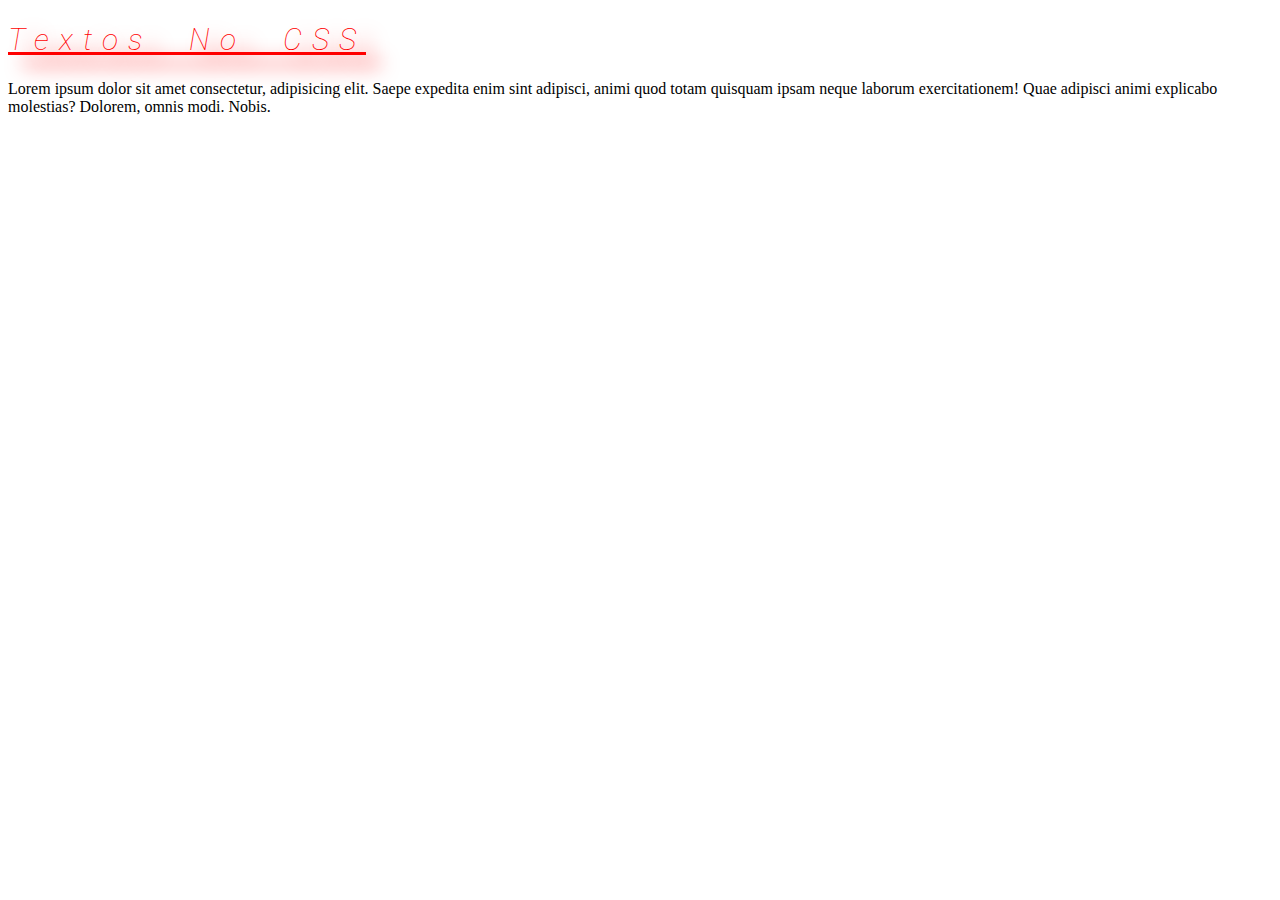
<file: index.html>
<!DOCTYPE html>
<html lang="pt-br">
<head>
    <meta charset="UTF-8">
    <meta http-equiv="X-UA-Compatible" content="IE=edge">
    <meta name="viewport" content="width=device-width, initial-scale=1.0">
    <link rel="stylesheet" href="./style.css">
    <link rel="preconnect" href="https://fonts.googleapis.com">
    <link rel="preconnect" href="https://fonts.gstatic.com" crossorigin>
    <link href="https://fonts.googleapis.com/css2?family=Roboto:ital,wght@0,100;0,300;0,400;0,500;0,700;0,900;1,100;1,300;1,400;1,500;1,700;1,900&display=swap" rel="stylesheet">
    <title>Projeto branch develop</title>
</head>

<body>
    <h1> Textos no CSS</h1>


    <p> Lorem ipsum dolor sit amet consectetur, adipisicing elit. Saepe expedita enim sint adipisci, animi quod totam quisquam ipsam neque laborum exercitationem! Quae adipisci animi explicabo molestias? Dolorem, omnis modi. Nobis.</p>



</body>
</html>

<!--  para CLASSES usar (.) podemos usar pra varias veses já o ID somente uma vez e usar a (#) >-->





<!-- UNIDADES DE MEDIDAS

    ABSOLUTAS

    px(pixels)
    in(inches/polegadas)
    cm/mm(centimetro,milimetro)

    RELATIVAS

    %(Calcula o tamanho relativo ao elemento pai)
    vw(view width) 1vw é 1% da largura da janela do navegador
    vh(view height) 1vh é 1% da altura da janela do navegador
    em é uma unidade relativa ao elemento pai
    rem é uma unidade relativa ao elemento raiz


-->
</file>
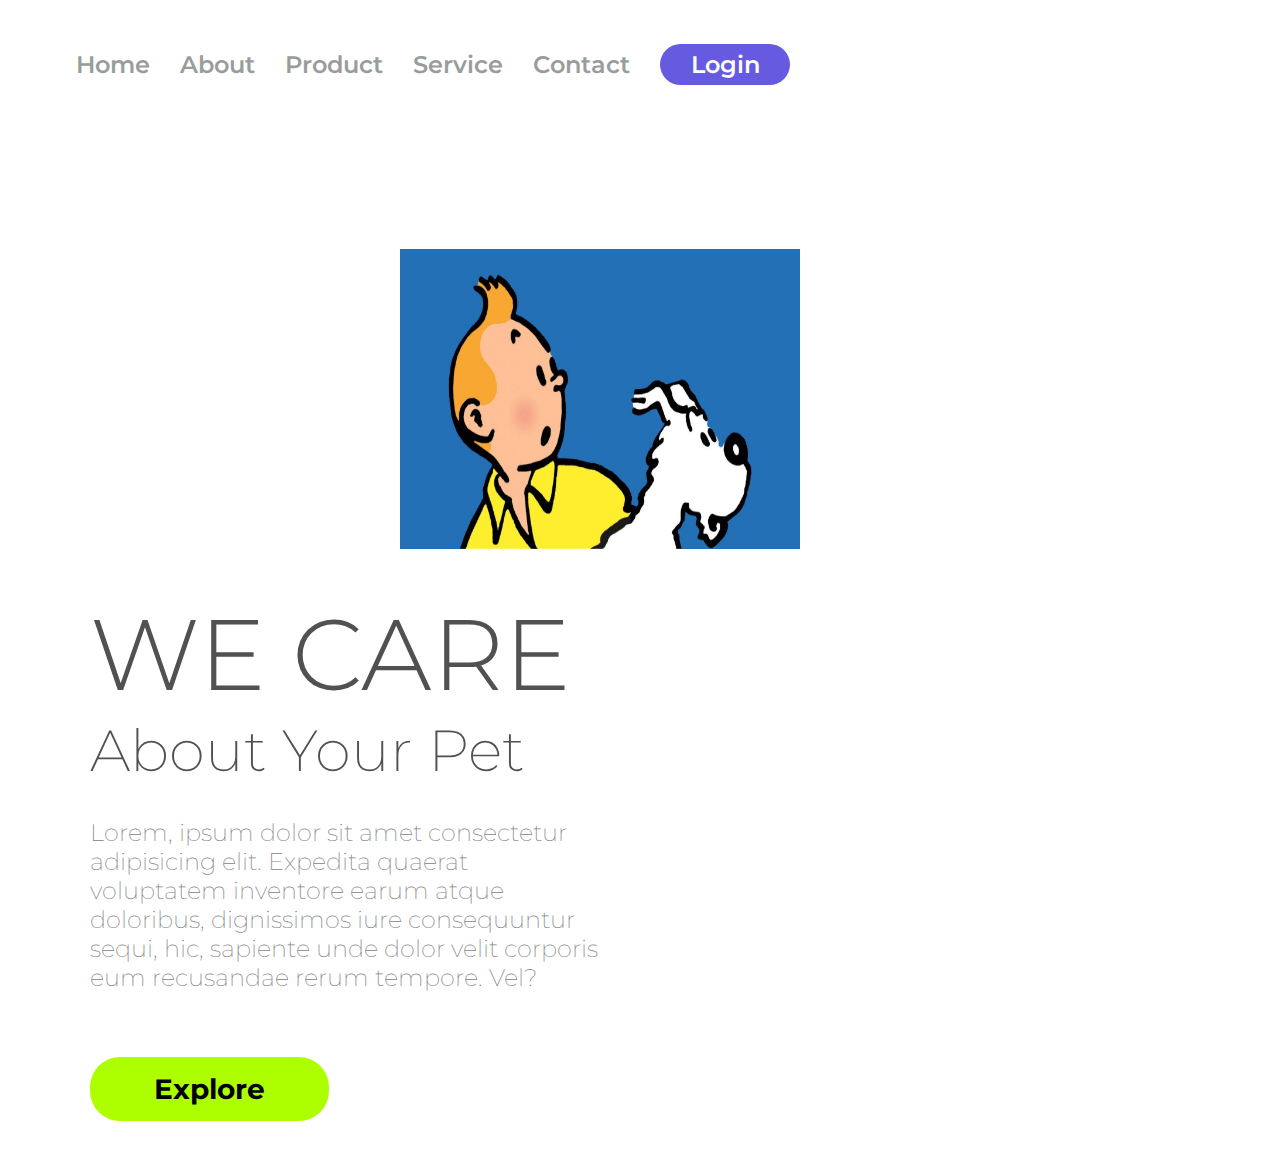
<file: index1.html>
<!DOCTYPE html>
<html lang="pt-br">
    <meta charset="UTF-8">
    <meta http-equiv="X-UA-Compatible" content="IE=edge">
    <meta name="viewport" content="width=device-width, initial-scale=1.0">
    <link rel="stylesheet" href="./style1.css">
    <link rel="preconnect" href="https://fonts.googleapis.com">
    <link rel="preconnect" href="https://fonts.gstatic.com" crossorigin>
    <link href="https://fonts.googleapis.com/css2?family=Montserrat:wght@400;500;600;700;900&family=Roboto:ital,wght@0,100;0,300;0,400;0,500;0,700;0,900;1,100;1,300;1,400;1,500;1,700;1,900&display=swap" rel="stylesheet">

    <title> We Care - alterando branch</title>
    <header>
        <a class="link-header"> Home </a>
        <a class="link-header"> About </a>
        <a class="link-header"> Product </a>
        <a class="link-header"> Service </a>
        <a class="link-header"> Contact </a>
        <button class="button-header"> Login </button>       
     </header>

     <main>
        <img src="./img/cachorros-de-desenho-animado-racas-dos-caes-famosos-das-animacoes-14.jpg" alt="We Care logo " class="img-logo">
    <div>

      
       
        <h1> WE CARE </h1>
        <h2> About Your Pet </h2>
        <P> Lorem, ipsum dolor sit amet consectetur adipisicing elit. Expedita quaerat voluptatem inventore earum atque doloribus, dignissimos iure consequuntur sequi, hic, sapiente unde dolor velit corporis eum recusandae rerum tempore. Vel?</P>
        
        <button class="button-main"> Explore </button>

        
    </main>
    </div>
    

</body>
</html>
</file>
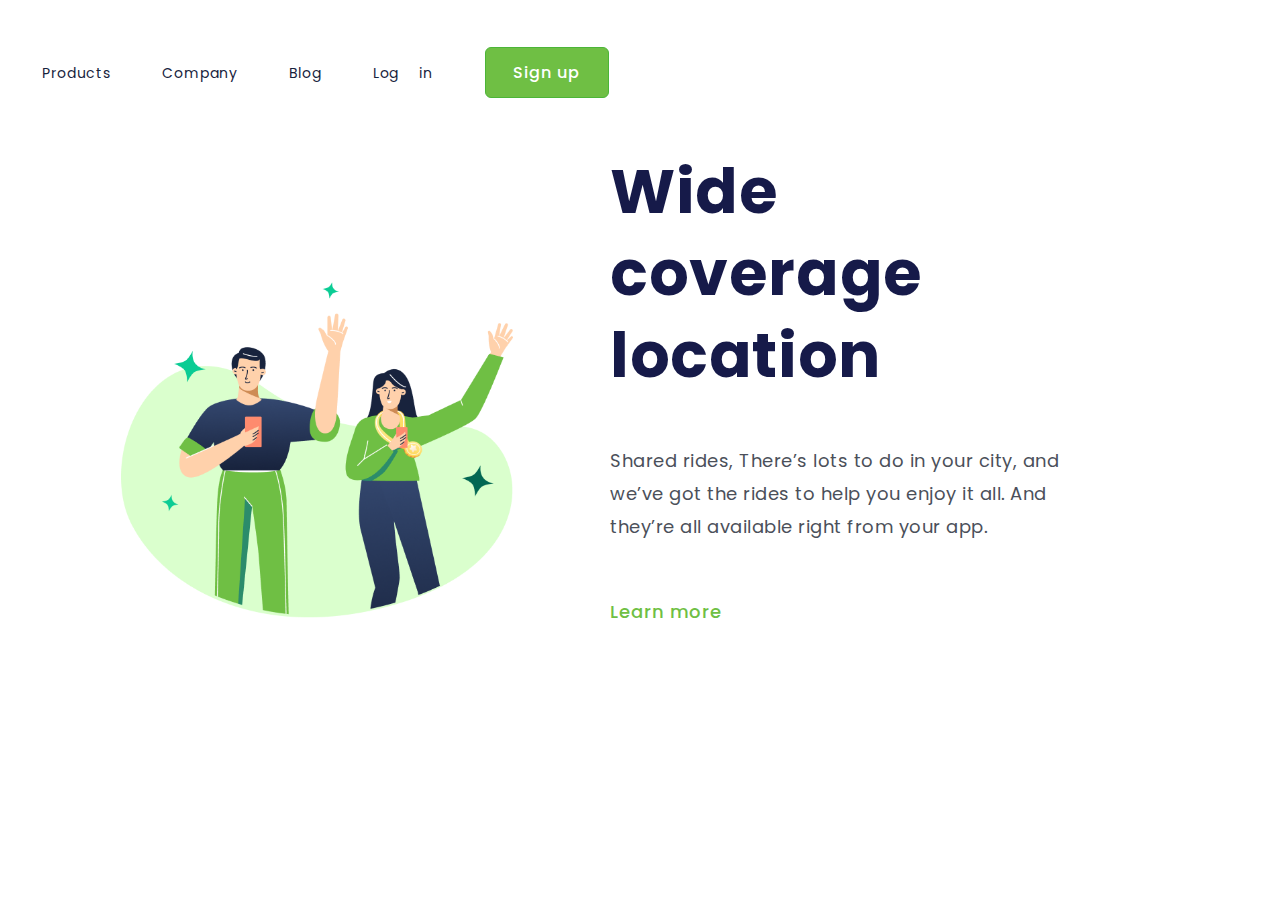
<file: index2.html>
<!DOCTYPE html>
<html lang="pt-br">
<head>
    <meta charset="UTF-8">
    <meta http-equiv="X-UA-Compatible" content="IE=edge">
    <meta name="viewport" content="width=device-width, initial-scale=1.0">
    <link rel="stylesheet" href="./style2.css">
    <link rel="preconnect" href="https://fonts.googleapis.com">
    <link rel="preconnect" href="https://fonts.gstatic.com" crossorigin>
    <link href="https://fonts.googleapis.com/css2?family=Montserrat:wght@400;500;600;700;900&family=Poppins:wght@400;500;700&family=Roboto:ital,wght@0,100;0,300;0,400;0,500;0,700;0,900;1,100;1,300;1,400;1,500;1,700;1,900&display=swap" rel="stylesheet">

    <title>Desafio1</title>

</head>
<header>
   
    <a class="cabecalho-cima"> Products</a>
    <a class="cabecalho-cima"> Company</a>
    <a class="cabecalho-cima"> Blog</a>
    <a class="cabecalho-cima"> Log in </a>
    <button class="botao-cima"> Sign up</button>

</header>


    <main>
    <img class="imagem-principal" src="./img/(Positive) Congratulation You get 40 point for your ride.png">

    <div>


    <h1 class=" mensagem-principal"> Wide coverage 
        location</h1>
    <p class="mensagem-menor"> Shared rides, There’s lots to do in your city, and we’ve got the rides to help you enjoy it all. And they’re all available right from your app.</p>  
     
    <p class="ultima-mensagem"> Learn more</p>
</main>
</div>

    


</body>
</html>
</file>
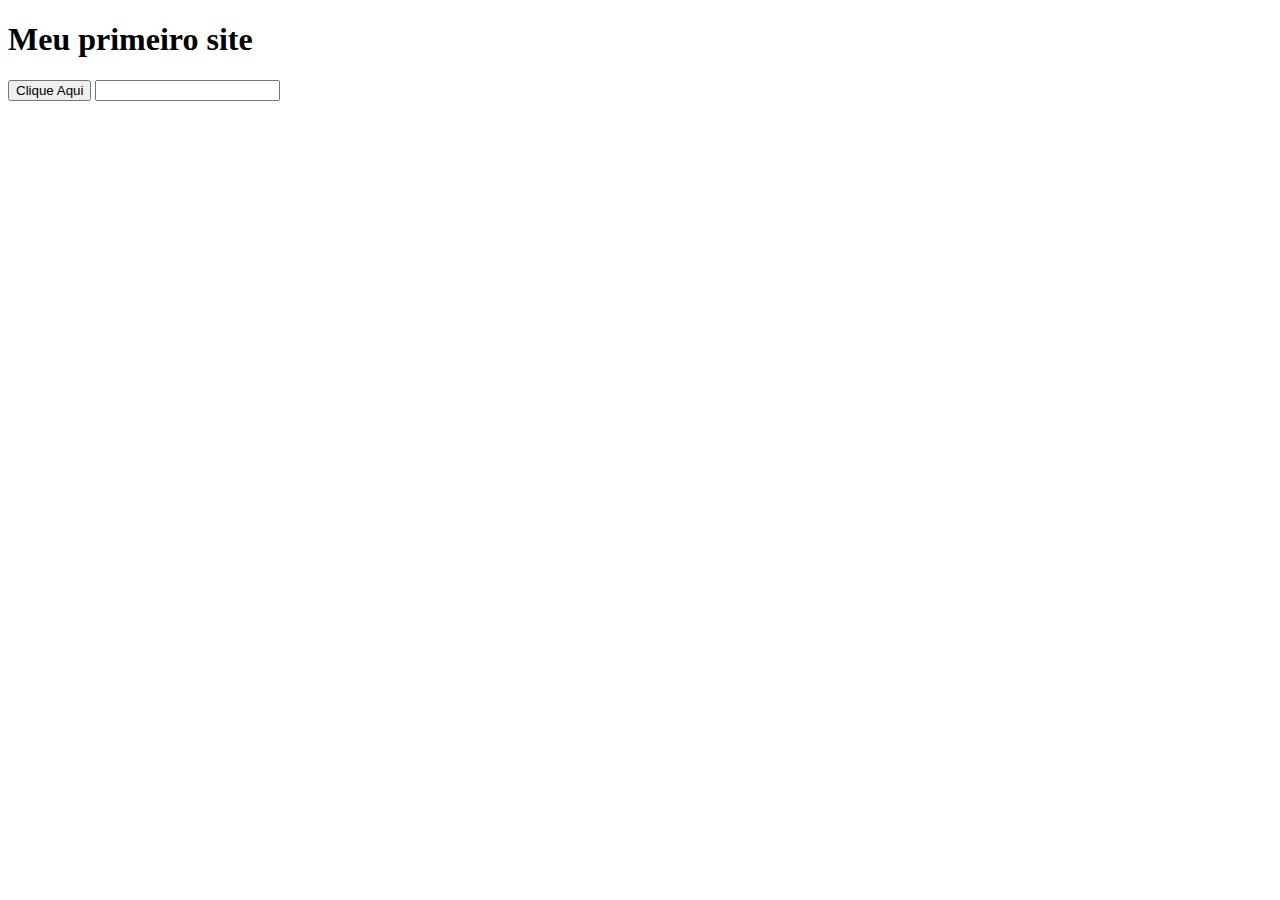
<file: selecionandoAtributos.html>
<!DOCTYPE html>
<html lang="pt-br">

<head>

    <meta charset="UTF-8">
    <meta http-equiv="X-UA-Compatible" content="IE=edge">
    <meta name="viewport" content="width=device-width, initial-scale=1.0">
    <title>Documents </title>
</head>


<body> 
    <h1> Meu primeiro site </h1>
    <button > Clique Aqui </button>
    <input> 
</body>

<script src="./selecionandoAtributos.js"> 
</script>
</html>
</file>
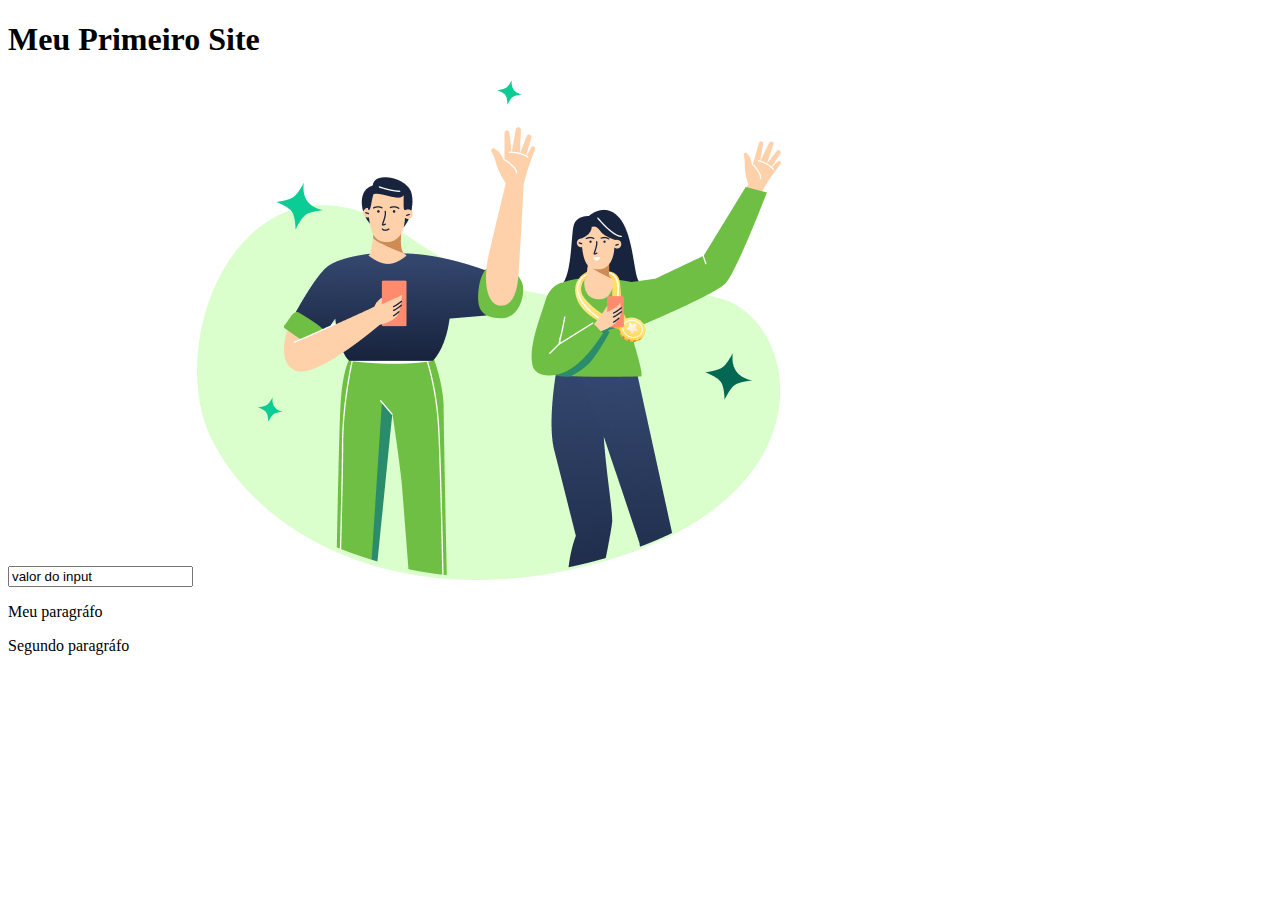
<file: selecionandoElementos.html>
<!DOCTYPE html>
<html lang="pt-br">

<head>

    <meta charset="UTF-8">
    <meta http-equiv="X-UA-Compatible" content="IE=edge">
    <meta name="viewport" content="width=device-width, initial-scale=1.0">
</head>

<h1 id="main-text"> Meu Primeiro Site </h1>
<input name="my-input" value="valor do input">

<img src="./img/(Positive) Congratulation You get 40 point for your ride.png">

<p class="paragraph"> Meu paragráfo </p>

<p class="paragraph"> Segundo paragráfo </p>

</body>
<script src="./selecionandoelementos.js">

</script>
</html>
</file>
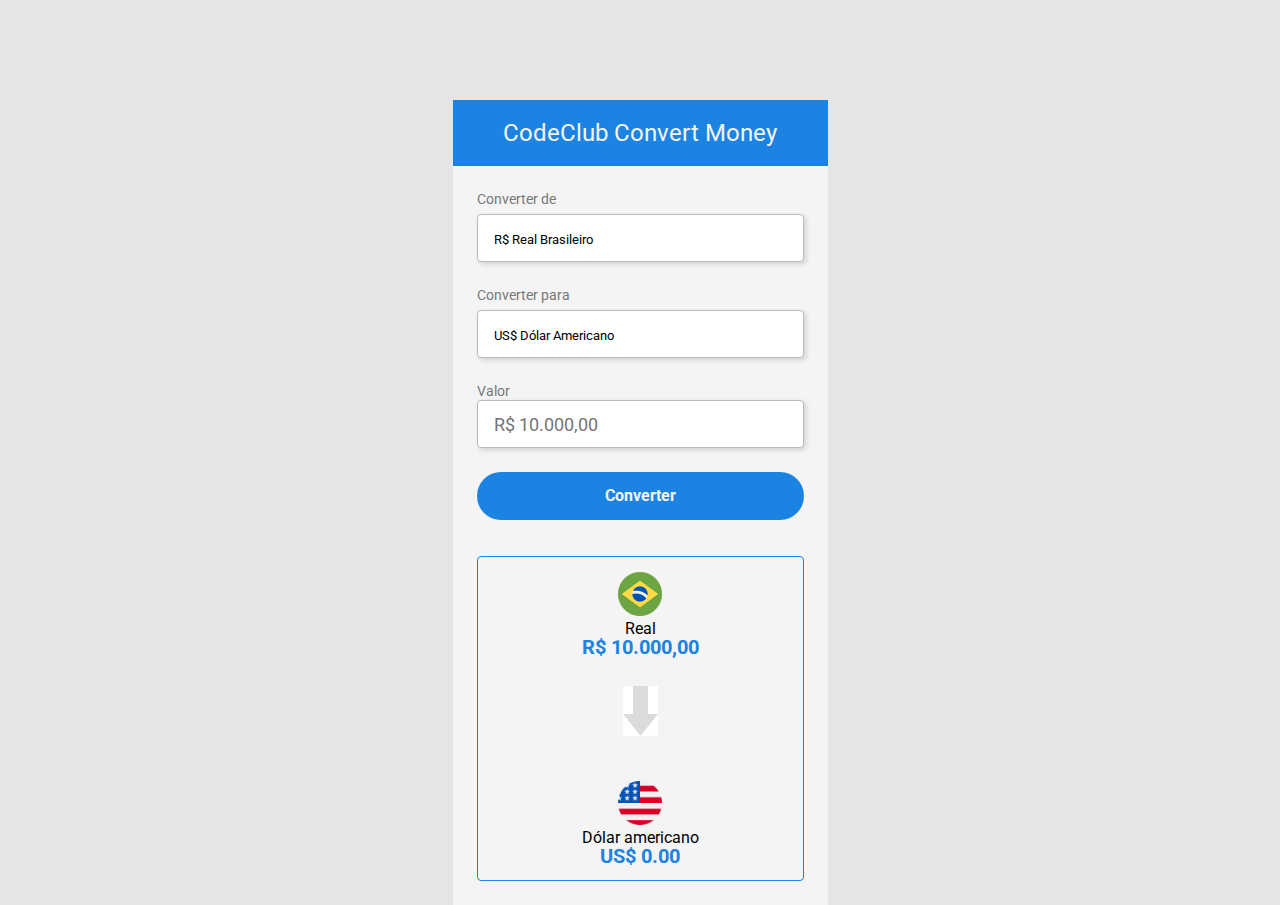
<file: img/projeto.html>
<!DOCTYPE html>
<html lang="pt-br">

<head>
    <meta charset="UTF-8">
    <meta http-equiv="X-UA-Compatible" content="IE=edge">
    <meta name="viewport" content="width=device-width, initial-scale=1.0">
    <link
        href="https://fonts.googleapis.com/css2?family=Montserrat:wght@400;500;600;700;900&family=Oswald&family=Poppins:wght@400;500;700&family=Roboto:ital,wght@0,500;0,900;1,100;1,300;1,400;1,500;1,700;1,900&display=swap"
        rel="stylesheet">
    <link rel="stylesheet" href="./projetoConversor.css">

    <title>CodeClub Convert Money</title>
</head>

<body>
    <div class="container">
        <header>
            <h1> CodeClub Convert Money </h1>
        </header>
        <main>
            <label>
                Converter <b>de</b>
                <select>
                    <option>
                        R$ Real Brasileiro
                    </option>
                </select>
            </label>
            <label>
                Converter <b>para</b>
                <select id="currency-select">
                    <option> US$ Dólar Americano </option>
                    <option> € Euro </option>
                    <option> ₿ Bitcoin </option>


                </select>

            </label>
            <label>
                Valor
                <input id="input-real" placeholder="R$ 10.000,00">
            </label>

            <button id="convert-button" type="button">Converter</button>

            <section>
                <div class="containerTwo">
                    <img src="./brasil 2.png" alt="bandeira-Brasil">
                    <p class="currency-name">Real</p>
                    <p class="valorReal" id="real-Value-Text">R$ 10.000,00</p>

                    <img class="arrowImage" src="./Vector(SETA).jpg" alt="Seta">
                </div>

                <div class="containerTwo">
                    <img src="./EUA.png" id="currency-img" alt="Bandeira-EUA">
                    <p class="currency-name" id="currency-name">Dólar americano</p>
                    <p class="valorReal" id="currency-Value-Dolar">US$ 0.00</p>

                </div>
            </section>

        </main>


    </div>
</body>
<script src="./Projeto.js"></script>

</html>
</file>
<file: style.css>
h1{
 color:red;
 font-size:64px;
 font-weight: lighter;
 font-style: italic;
 text-shadow: 15px 10px 20px #ff0000; /*sompra do texto(horizontal, vertical, espaçado e a cor)

}


p{
    color:blue; /*troca a cor do texto */
    font-size:30px; /* troca o tamanho do texto*/
    font-weight:50;
    font-family: 'Roboto', Arial, Helvetica, sans-serif;
    font-style: italic;
    line-height: 40px;
    letter-spacing: 10px;
    word-spacing: 20px;
    text-align:justify;
    text-transform: capitalize;
    text-decoration:underline;
}
/* UNIDADES DE MEDIDAS

    ABSOLUTAS

    px(pixels)
    in(inches/polegadas)
    cm/mm(centimetro,milimetro)

    RELATIVAS

    %(Calcula o tamanho relativo ao elemento pai)
    vw(view width) 1vw é 1% da largura da janela do navegador
    vh(view height) 1vh é 1% da altura da janela do navegador
    em é uma unidade relativa ao elemento pai
    rem é uma unidade relativa ao elemento raiz


*/
</file>
<file: style1.css>
*
{ font-family: 'Montserrat', sans-serif;
margin: 0;
padding: 0;
box-sizing: border-box;
}

header{
    margin: 44px 0 144px 76px;
   }

.link-header{
    font-weight: 600;
    font-size: 24px;
    line-height: 29px ;
    color: #989D9C;
    cursor: pointer;
    margin-right: 23px;
}

.button-header {
    background: #665AE1;
    border-radius: 20.5px ;
    width: 130px;
    height: 41px;
    border: none;
    font-weight: 600;
    font-size: 24px;
    line-height: 29px;
    color: #FFFFFF;
    cursor: pointer;

}


.img-logo{
    width: 400px;
    height: 300px;
    margin-left: 400px;
    margin-top: 20px;
    margin-bottom: 40px;
    display: inline-block ;
    position:relative;
   }
   
   
   div{
    display: inline-block ;
    margin-left: 90px;
    width: 500px;
   }

   h1{

    font-weight: 300;
    font-size: 100px;
    line-height: 122px;
    color: #515151;
 }
 
   h2{
    font-weight: 200;
    font-size: 58px;
    line-height: 71px;
    color: #515151
 }
 p{
    font-weight: 180;
    font-size: 24px;
    line-height: 29px;
    color: #848484;
    width: 515px;
    margin-top: 32px;
    margin-bottom: 65px;
 }

 .button-main{
    background: #ADFF00;
    border-radius: 30px;
    width: 239px;
    height: 64px;
    border: none;
    cursor: pointer;
    font-weight: 700;
    font-size: 28px;
    line-height: 34px;
    color: #000000;
    margin-bottom: 40px;
 }
</file>
<file: style2.css>
*
    { font-family: 'Poppins', sans-serif;
    margin: 0;
    padding: 0;
    box-sizing: border-box;
}
header {
    margin: 14px 0 21px 0.88px;
    margin-left: 42px;
    margin-top: 47px;
    word-spacing: 15px;
    color:  #17233D;
}

.cabecalho-cima {
    font-weight: 400;
    font-size: 14px ;
    line-height: 21px ;
    cursor: pointer;
    letter-spacing: 0.875px;
    color:#17233D;
    text-align:center;
    margin-right: 32px;


}

.botao-cima{
    
    background: #6FBF44;
    border: 1px solid #4CB538;
    border-radius: 6px;
    width: 124px;
    height: 51px;
    font-size: 16px;
    font-weight: 500;
    color: #FFFFFF;
    cursor:auto;
    letter-spacing: 1px;
    line-height: 24px;

    
}
    
.imagem-principal{
    width: 400px;
    height: 309,90px;
    margin-left: 121px;
    margin-top: 163px;
    display: inline-block;
    
}

div{
    display: inline-block;
    margin-left: 85px;
    width: 493px;

}

h1{
    font-weight: 700;
    font-size: 62px;
    line-height: 82px;
    letter-spacing: 0.596154px;
    color:#161A49;
    width: 200px;
    }
p{

    color:#4B505A;
    font-weight: 400;
    font-size: 18px;
    line-height: 33px;
    letter-spacing: 0.5px;
    margin-top: 47px;
    margin-bottom: 55px;

    
}

.ultima-mensagem{
    font-weight: 500;
    font-size: 18px;
    line-height: 27px;
    letter-spacing: 1px;
    color: #6FBF44;
    cursor: pointer;
    background: transparent;
    border: none;
    margin-top: 55px;
    margin-bottom: 190px;

}


@media screen and (max-width:900px)
{


h1{
    width: 278px;
    height: 60px;
    position: absolute;
    text-align: center;
    font-weight: 700;
    font-size: 30px;
    line-height: 30px;
    
}

p{
    font-size: 18px;
    line-height: 33px;
    text-align: center;
    position: absolute;
    width: 304px;
    height: 165px;
}

img{
    
    position: absolute;
    width: 279.92px;
    height: 268.93px;
    display: block;
}
header{
    display: flex;
}


}
</file>
<file: img/projetoConversor.css>
* {
    margin: 0;
    padding: 0;
    box-sizing: border-box;
    font-family: "Roboto", sans-serif;
    font-style: normal;
    font-weight: normal;
    line-height: 18px;
}

body {
    background-color: #E5E5E5;
}

.container {
    width: 375px;
    background-color: #F4F4F4;
    margin: 0 auto;
    margin-top: 100px;
}


header {
    background-color: #1B83E2;
    height: 66px;
}

h1 {
    font-family: 'Roboto';
    font-size: 24px;
    color: #F4F4F4;
    text-align: center;
    padding-top: 24px;
}

main {
    padding: 24px;
}

label {
    font-family: 'Roboto';
    font-size: 14px;
    color: #777777;
}

select {
    background: #FFFFFF;
    border: 1px solid #BBBBBB;
    border-radius: 4px;
    height: 48px;
    display: block;
    width: 100%;
    cursor: pointer;
    outline: none;
    appearance: none;
    padding: 16px;
    box-shadow: 2px 2px 5px rgba(0, 0, 0, 0.15);
    margin-top: 6px;
    margin-bottom: 24px;
}

input {
    background: #FFFFFF;
    border: 1px solid #BBBBBB;
    border-radius: 4px;
    height: 48px;
    display: block;
    width: 100%;
    outline: none;
    padding: 16px;
    box-shadow: 2px 2px 5px rgba(0, 0, 0, 0.15);
    font-size: 18px;
}

button {
    background: #1B83E2;
    border-radius: 25px;
    height: 48px;
    color: #F4F4F4;
    width: 100%;
    cursor: pointer;
    font-weight: bold;
    font-size: 16px;
    border: none;
    margin-top: 24px;
    margin-bottom: 36px;
}

button:hover {
    opacity: 0.9;
}

button:active {
    opacity: 0.7;
}

section {
    border: 1px solid #1B83E2;
    border-radius: 4px;

}

.containerTwo {
    text-align: center;
    padding: 15px;
}

.name {
    font-size: 14px;
    color: #777777;
}
.valorReal{
    font-size: 20px;
    color: #1B83E2;
    font-weight: bold;
}
.arrowImage{    
margin: 15px auto;
display: block;
margin-top: 30px;

}
</file>
